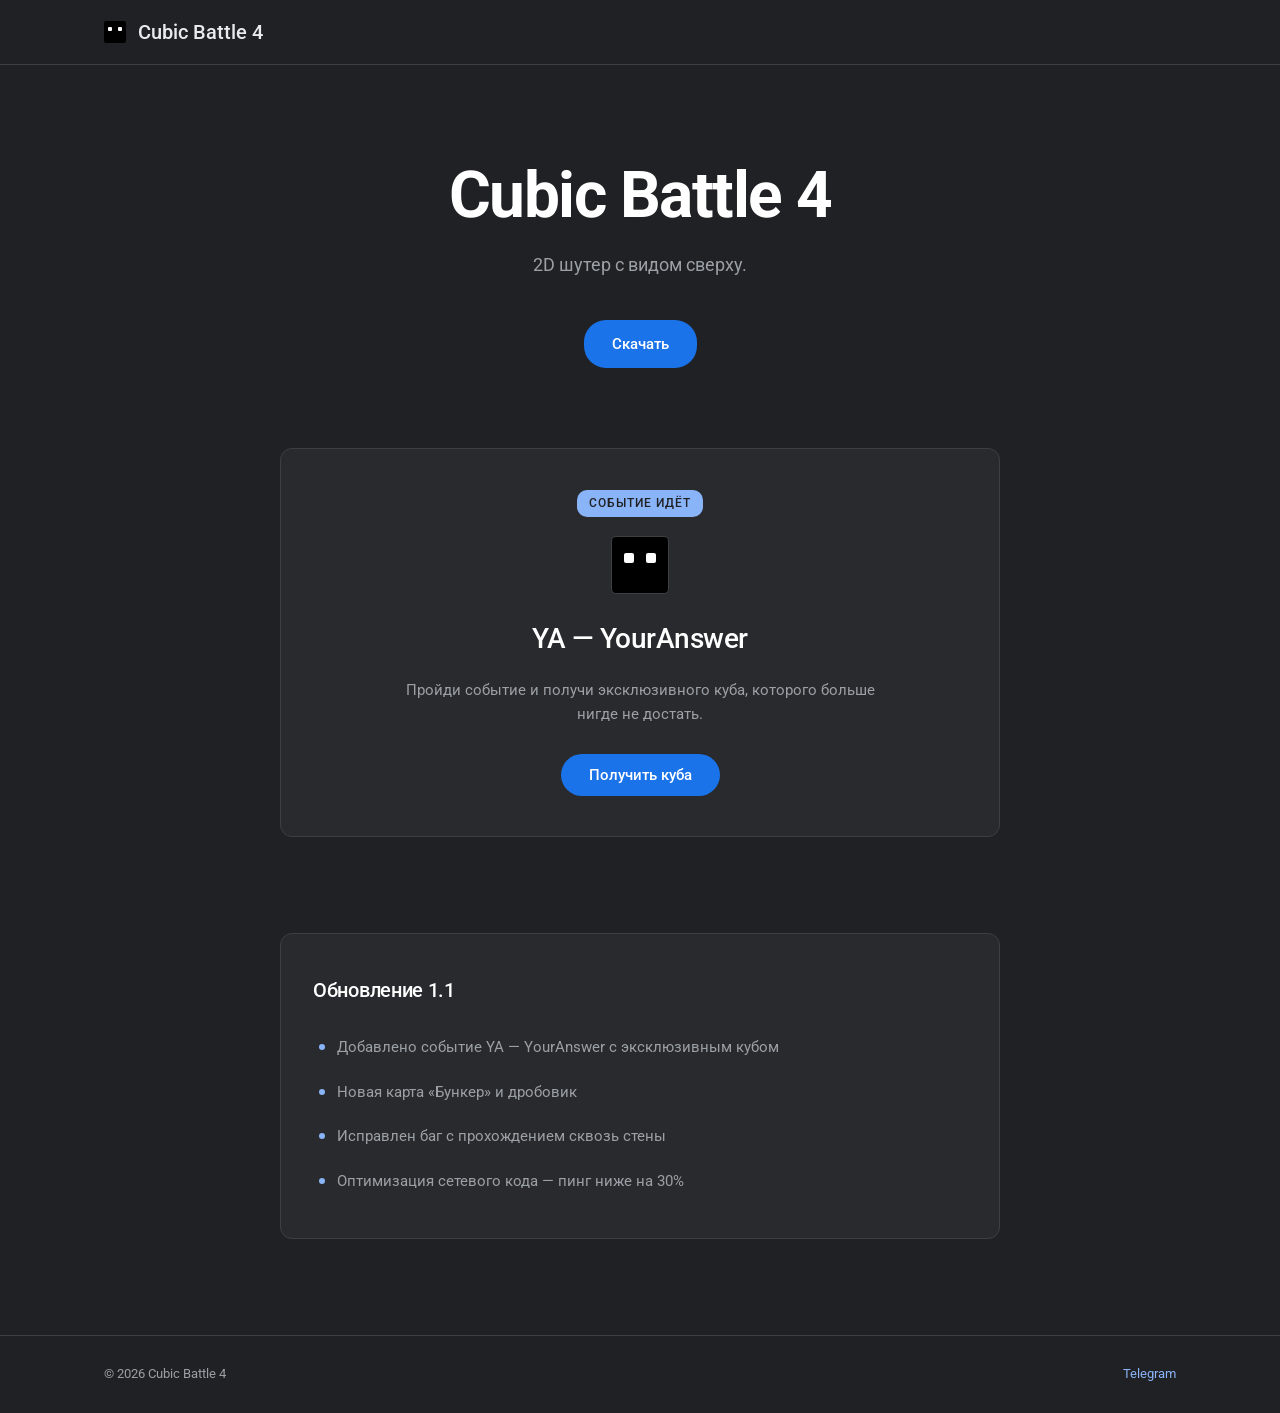
<file: index.html>
<!doctype html>
<html lang="ru">
<head>
  <meta charset="UTF-8" />
  <meta name="viewport" content="width=device-width, initial-scale=1.0" />
  <title>Cubic Battle 4</title>
  <link rel="preconnect" href="https://fonts.googleapis.com" />
  <link rel="preconnect" href="https://fonts.gstatic.com" crossorigin />
  <link href="https://fonts.googleapis.com/css2?family=Roboto:wght@400;500;700&display=swap" rel="stylesheet" />
  <link rel="stylesheet" href="assets/css/base.css" />
  <link rel="stylesheet" href="assets/css/layout.css" />
  <link rel="stylesheet" href="assets/css/components.css" />
  <link rel="stylesheet" href="assets/css/responsive.css" />
  <script src="assets/js/event-quiz.js?v=4" defer></script>
</head>
<body>

  <header>
    <div class="head-inner">
      <div class="logo">
        <span class="cube"></span>
        Cubic Battle 4
      </div>
    </div>
  </header>

  <div class="hero">
    <h1>Cubic Battle 4</h1>
    <p>2D шутер с видом сверху.</p>
    <a href="#" class="btn">Скачать</a>
  </div>

  <div class="event">
    <div class="event-card">
      <span class="event-label">Событие идёт</span>
      <div class="cube-exclusive"></div>
      <h2>YA — YourAnswer</h2>
      <p>Пройди событие и получи эксклюзивного куба, которого больше нигде не достать.</p>
      <button class="btn" id="btn-open-event" type="button">Получить куба</button>
    </div>
  </div>

  <!-- ТЕКУЩЕЕ ОБНОВЛЕНИЕ -->
  <div class="update-section">
    <div class="update-card">
      <div class="update-title">Обновление 1.1</div>
      <ul class="update-list">
        <li>Добавлено событие YA — YourAnswer с эксклюзивным кубом</li>
        <li>Новая карта «Бункер» и дробовик</li>
        <li>Исправлен баг с прохождением сквозь стены</li>
        <li>Оптимизация сетевого кода — пинг ниже на 30%</li>
      </ul>
    </div>
  </div>

  <footer>
    <div class="foot-inner">
      <div>© 2026 Cubic Battle 4</div>
      <div><a href="#">Telegram</a></div>
    </div>
  </footer>

  <div class="modal-overlay" id="modal">
    <div class="modal">

      <button class="modal-close" id="modal-close" type="button" aria-label="Закрыть">×</button>

      <!-- ЭКРАН 1: ФОРМА -->
      <div id="step-form">
        <div class="cube-big"></div>
        <h1>Получить куба</h1>
        <p class="sub">Введи свой ник в игре, чтобы получить эксклюзивного куба.</p>

        <div class="form">
          <label class="field-label" for="nick">Ник в игре</label>
          <input
            type="text"
            id="nick"
            placeholder="Например: CubikMaster"
            maxlength="20"
            autocomplete="off"
          >
          <div class="nick-error" id="nick-error">Введи ник</div>
          <div class="captcha-section" id="captcha-section">
            <div
              id="recaptcha-widget"
              class="recaptcha-widget"
              data-sitekey="6LdasOMtAAAAAMDIKuk21_AGDxWpwk6IMgB50Rll"
              aria-label="Проверка reCAPTCHA"
            ></div>
            <div class="captcha-message" id="captcha-message" role="status" aria-live="polite"></div>
            <p class="captcha-note">
              Защиту выполняет reCAPTCHA. Действуют
              <a href="https://policies.google.com/privacy" target="_blank" rel="noopener noreferrer">Политика конфиденциальности</a>
              и <a href="https://policies.google.com/terms" target="_blank" rel="noopener noreferrer">Условия использования</a> Google.
            </p>
          </div>
          <button type="button" class="btn full" id="btn-start">Продолжить</button>
        </div>
      </div>

      <!-- ЭКРАН 2: ОПРОС -->
      <div id="step-survey" style="display:none;">
        <div class="timer-bar">
          <span class="timer-label">Осталось времени</span>
          <span class="timer-value" id="timer-value">40</span>
        </div>
        <div class="progress-bar"><div class="progress-fill" id="progress-fill"></div></div>
        <div class="question" id="question-block">
          <div class="question-counter" id="question-counter">Вопрос 1 из 7</div>
          <div class="question-text" id="question-text">—</div>
          <div class="options" id="options"></div>
          <div class="feedback" id="feedback"></div>
        </div>
        <div class="nav-buttons">
          <button type="button" class="btn full" id="btn-next" disabled>Далее</button>
        </div>
      </div>

      <!-- ЭКРАН 2b: ВРЕМЯ ВЫШЛО -->
      <div id="step-timeout" class="timeout-block" style="display:none;">
        <div class="timeout-icon">!</div>
        <h2>Время вышло</h2>
        <p>Не успел ответить за 40 секунд. Попробуй ещё раз.</p>
        <button type="button" class="btn full" id="btn-timeout-retry">Попробовать снова</button>
      </div>

      <!-- ЭКРАН 3: РЕЗУЛЬТАТ -->
      <div id="step-survey-result" style="display:none;">
        <div class="survey-result" id="survey-result-block">
          <div class="cube-big"></div>
          <h2 id="survey-result-title">Результат</h2>
          <div class="score" id="survey-score">0/7</div>
          <div class="score-label" id="survey-score-label">правильных ответов</div>
          <p id="survey-result-text" style="font-size:15px; color:var(--text-soft); margin-bottom:24px;">—</p>
          <button type="button" class="btn full" id="survey-result-btn">Продолжить</button>
        </div>
      </div>

      <!-- ЭКРАН 4: УСПЕХ -->
      <div class="success-block" id="step-success">
        <div class="check-big">✓</div>
        <h2>Куб получен</h2>
        <p>Куб выдан на ник:</p>
        <div class="nick-shown" id="nick-shown">—</div>
        <p style="font-size:13px; margin-bottom:20px;">Зайди в игру — куб уже в твоём инвентаре.</p>
        <button class="btn full" id="btn-close-success" type="button">Закрыть</button>
      </div>

    </div>
  </div>

</body>
</html>
</file>
<file: assets/css/base.css>
/* Design tokens and shared browser defaults. */
* { margin: 0; padding: 0; box-sizing: border-box; }

:root {
  --blue: #8ab4f8;
  --blue-solid: #1a73e8;
  --text: #e8eaed;
  --text-soft: #9aa0a6;
  --line: #3c4043;
  --bg: #202124;
  --bg-card: #292a2d;
  --red: #f28b82;
  --green: #81c995;
  --green-bg: rgba(129,201,149,0.12);
  --red-bg: rgba(242,139,130,0.12);
}

body {
  font-family: 'Roboto', -apple-system, BlinkMacSystemFont, 'Segoe UI', sans-serif;
  color: var(--text);
  background: var(--bg);
  line-height: 1.6;
  -webkit-font-smoothing: antialiased;
}

body, .btn, .logo, h1, h2, label {
  -webkit-user-select: none;
  -moz-user-select: none;
  -ms-user-select: none;
  user-select: none;
}

input[type="text"] { -webkit-user-select: text; user-select: text; }

a { color: var(--blue); text-decoration: none; }
a:hover { text-decoration: underline; }
</file>
<file: assets/css/layout.css>
/* Page structure and section spacing. */
header {
  position: sticky;
  top: 0;
  background: #202124;
  border-bottom: 1px solid var(--line);
  z-index: 100;
}

.head-inner {
  max-width: 1120px;
  margin: 0 auto;
  padding: 0 24px;
  height: 64px;
  display: flex;
  align-items: center;
}

.logo {
  display: flex;
  align-items: center;
  gap: 12px;
  font-size: 20px;
  font-weight: 500;
  color: var(--text);
  cursor: default;
}

.cube {
  width: 22px;
  height: 22px;
  background: #000;
  border-radius: 2px;
  position: relative;
  flex-shrink: 0;
}
.cube::before,
.cube::after {
  content: '';
  position: absolute;
  width: 4px;
  height: 4px;
  background: #fff;
  top: 6px;
  border-radius: 1px;
}
.cube::before { left: 4px; }
.cube::after { right: 4px; }

.hero {
  max-width: 1120px;
  margin: 0 auto;
  padding: 96px 24px 80px;
  text-align: center;
}
.hero h1 {
  font-size: clamp(40px, 7vw, 64px);
  font-weight: 700;
  letter-spacing: -1.5px;
  line-height: 1.1;
  margin-bottom: 20px;
  color: #fff;
}
.hero p {
  font-size: 18px;
  color: var(--text-soft);
  max-width: 560px;
  margin: 0 auto 40px;
}

.event {
  max-width: 1120px;
  margin: 0 auto;
  padding: 0 24px 96px;
}

.update-section {
  max-width: 1120px;
  margin: 0 auto;
  padding: 0 24px 96px;
}

footer {
  border-top: 1px solid var(--line);
}
.foot-inner {
  max-width: 1120px;
  margin: 0 auto;
  padding: 28px 24px;
  display: flex;
  justify-content: space-between;
  align-items: center;
  flex-wrap: wrap;
  gap: 16px;
  font-size: 13px;
  color: var(--text-soft);
}
</file>
<file: assets/css/components.css>
/* Reusable interface components: buttons, cards, modal and quiz. */
.btn {
  display: inline-block;
  padding: 12px 28px;
  background: var(--blue-solid);
  color: #fff;
  font-size: 15px;
  font-weight: 500;
  border-radius: 22px;
  border: none;
  cursor: pointer;
  font-family: inherit;
  outline: none;
  -webkit-tap-highlight-color: transparent;
  appearance: none;
  box-shadow: none;
  transition: none;
}
.btn:hover,
.btn:active,
.btn:focus,
.btn:focus-visible {
  background: var(--blue-solid);
  color: #fff;
  outline: none;
  box-shadow: none;
  border: none;
  text-decoration: none;
}
.btn.full { width: 100%; padding: 14px; }
.btn:disabled {
  background: #3c4043;
  color: #80868b;
  cursor: not-allowed;
}

.event-card {
  background: var(--bg-card);
  border: 1px solid var(--line);
  border-radius: 12px;
  padding: 40px 32px;
  text-align: center;
  max-width: 720px;
  margin: 0 auto;
}
.event-label {
  display: inline-block;
  font-size: 12px;
  font-weight: 500;
  letter-spacing: 1px;
  text-transform: uppercase;
  color: #202124;
  background: var(--blue);
  padding: 4px 12px;
  border-radius: 10px;
  margin-bottom: 20px;
}
.event-card h2 {
  font-size: 28px;
  font-weight: 500;
  letter-spacing: -0.5px;
  color: #fff;
  margin-bottom: 16px;
}
.event-card p {
  font-size: 15px;
  color: var(--text-soft);
  max-width: 480px;
  margin: 0 auto 28px;
}
.cube-exclusive {
  width: 56px;
  height: 56px;
  background: #000;
  border-radius: 4px;
  position: relative;
  margin: 0 auto 24px;
  box-shadow: 0 0 0 1px var(--line);
}
.cube-exclusive::before,
.cube-exclusive::after {
  content: '';
  position: absolute;
  width: 10px;
  height: 10px;
  background: #fff;
  top: 16px;
  border-radius: 2px;
}
.cube-exclusive::before { left: 12px; }
.cube-exclusive::after { right: 12px; }

.update-card {
  background: var(--bg-card);
  border: 1px solid var(--line);
  border-radius: 12px;
  padding: 40px 32px;
  max-width: 720px;
  margin: 0 auto;
}
.update-title {
  font-size: 20px;
  font-weight: 500;
  color: #fff;
  letter-spacing: -0.3px;
  margin-bottom: 24px;
}
.update-list {
  list-style: none;
  display: flex;
  flex-direction: column;
  gap: 10px;
}
.update-list li {
  position: relative;
  padding: 6px 0 6px 24px;
  font-size: 15px;
  color: var(--text-soft);
  line-height: 1.5;
}
.update-list li::before {
  content: '';
  position: absolute;
  left: 6px;
  top: 14px;
  width: 6px;
  height: 6px;
  background: var(--blue);
  border-radius: 50%;
}

.modal-overlay {
  display: none;
  position: fixed;
  inset: 0;
  background: rgba(0,0,0,0.6);
  z-index: 1000;
  padding: 20px;
  overflow-y: auto;
}
.modal-overlay.show {
  display: flex;
  align-items: flex-start;
  justify-content: center;
}
.modal {
  background: var(--bg-card);
  border: 1px solid var(--line);
  border-radius: 12px;
  padding: 40px 32px;
  text-align: center;
  width: 100%;
  max-width: 560px;
  position: relative;
  margin: auto;
  animation: modalIn 0.18s ease-out;
}
@keyframes modalIn {
  from { opacity: 0; transform: scale(0.96); }
  to   { opacity: 1; transform: scale(1); }
}

.modal-close {
  display: none;
  position: absolute;
  top: 14px;
  right: 16px;
  width: 32px;
  height: 32px;
  background: transparent;
  border: none;
  color: var(--text-soft);
  font-size: 22px;
  cursor: pointer;
  border-radius: 50%;
  line-height: 1;
  align-items: center;
  justify-content: center;
  font-family: inherit;
  outline: none;
  -webkit-tap-highlight-color: transparent;
  z-index: 10;
}
.modal-close.show {
  display: flex;
}

.cube-big {
  width: 72px;
  height: 72px;
  background: #000;
  border-radius: 4px;
  position: relative;
  margin: 0 auto 24px;
}
.cube-big::before,
.cube-big::after {
  content: '';
  position: absolute;
  width: 14px;
  height: 14px;
  background: #fff;
  top: 20px;
  border-radius: 2px;
}
.cube-big::before { left: 16px; }
.cube-big::after { right: 16px; }

.modal h1 {
  font-size: 24px;
  font-weight: 500;
  letter-spacing: -0.5px;
  color: #fff;
  margin-bottom: 10px;
}
.modal .sub {
  font-size: 14px;
  color: var(--text-soft);
  margin-bottom: 28px;
}

.form { text-align: left; }
.form label.field-label {
  display: block;
  font-size: 13px;
  font-weight: 500;
  color: var(--text-soft);
  margin-bottom: 8px;
}
.form input[type="text"] {
  width: 100%;
  padding: 14px 16px;
  background: #202124;
  border: 1px solid var(--line);
  border-radius: 8px;
  color: var(--text);
  font-size: 15px;
  font-family: inherit;
  outline: none;
  margin-bottom: 8px;
}
.form input[type="text"]::placeholder { color: #5f6368; }

.nick-error {
  display: none;
  font-size: 13px;
  color: var(--red);
  margin-bottom: 12px;
  text-align: left;
}
.nick-error.show { display: block; }

.timer-bar {
  display: flex;
  align-items: center;
  justify-content: space-between;
  gap: 12px;
  margin-bottom: 16px;
  padding: 10px 14px;
  background: #202124;
  border: 1px solid var(--line);
  border-radius: 8px;
}
.timer-label {
  font-size: 13px;
  color: var(--text-soft);
  letter-spacing: 0.3px;
}
.timer-value {
  font-size: 16px;
  font-weight: 700;
  color: var(--blue);
  font-variant-numeric: tabular-nums;
  min-width: 34px;
  text-align: right;
}
.timer-value.warning {
  color: var(--red);
}

.timeout-block { display: none; text-align: center; }
.timeout-block.show { display: block; }

.timeout-icon {
  width: 64px;
  height: 64px;
  border-radius: 50%;
  background: var(--red-bg);
  color: var(--red);
  font-size: 32px;
  font-weight: 700;
  display: flex;
  align-items: center;
  justify-content: center;
  margin: 0 auto 20px;
  border: 2px solid var(--red);
}
.timeout-block h2 {
  font-size: 22px;
  font-weight: 500;
  color: #fff;
  margin-bottom: 10px;
}
.timeout-block p {
  font-size: 15px;
  color: var(--text-soft);
  margin-bottom: 24px;
}

.progress-bar {
  width: 100%;
  height: 4px;
  background: #202124;
  border-radius: 2px;
  margin-bottom: 20px;
  overflow: hidden;
}
.progress-fill {
  height: 100%;
  background: var(--blue);
  width: 0%;
  transition: width 0.3s;
}

.question {
  text-align: left;
  margin-bottom: 24px;
}
.question-counter {
  font-size: 12px;
  color: var(--text-soft);
  margin-bottom: 8px;
  letter-spacing: 0.5px;
  text-transform: uppercase;
}
.question-text {
  font-size: 17px;
  color: #fff;
  margin-bottom: 18px;
  line-height: 1.4;
  font-weight: 500;
}

.options {
  display: flex;
  flex-direction: column;
  gap: 10px;
}
.option {
  display: flex;
  align-items: center;
  gap: 12px;
  padding: 14px 16px;
  background: #202124;
  border: 1px solid var(--line);
  border-radius: 8px;
  cursor: pointer;
  font-size: 15px;
  color: var(--text);
  -webkit-tap-highlight-color: transparent;
  transition: background 0.15s, border-color 0.15s;
}
.option .mark {
  width: 20px;
  height: 20px;
  border: 2px solid #5f6368;
  border-radius: 50%;
  flex-shrink: 0;
  display: flex;
  align-items: center;
  justify-content: center;
  font-size: 13px;
  font-weight: 700;
  line-height: 1;
}
.option.selected {
  border-color: var(--blue);
  background: rgba(26,115,232,0.08);
}
.option.selected .mark {
  border-color: var(--blue);
  color: var(--blue);
}
.option.correct {
  border-color: var(--green);
  background: var(--green-bg);
  color: var(--green);
  cursor: default;
}
.option.correct .mark {
  border-color: var(--green);
  color: var(--green);
}
.option.wrong {
  border-color: var(--red);
  background: var(--red-bg);
  color: var(--red);
  cursor: default;
}
.option.wrong .mark {
  border-color: var(--red);
  color: var(--red);
}
.option.disabled {
  cursor: default;
  pointer-events: none;
}

.feedback {
  display: none;
  margin-top: 14px;
  padding: 12px 16px;
  border-radius: 8px;
  font-size: 14px;
  line-height: 1.5;
  text-align: left;
}
.feedback.show { display: block; }
.feedback.ok {
  background: var(--green-bg);
  color: var(--green);
  border: 1px solid rgba(129,201,149,0.4);
}
.feedback.bad {
  background: var(--red-bg);
  color: var(--red);
  border: 1px solid rgba(242,139,130,0.4);
}

.nav-buttons {
  display: flex;
  gap: 10px;
  margin-top: 24px;
}
.nav-buttons .btn {
  flex: 1;
}

.survey-result {
  text-align: center;
}
.captcha-section {
  margin: 0 0 20px;
}
.recaptcha-widget {
  display: flex;
  justify-content: center;
  min-height: 0;
}
.captcha-message {
  display: none;
  margin-top: 10px;
  color: var(--red);
  font-size: 13px;
  line-height: 1.4;
  text-align: center;
}
.captcha-message.show { display: block; }
.captcha-message.info { color: var(--text-soft); }
.captcha-note {
  max-width: 360px;
  margin: 10px auto 0;
  color: var(--text-soft);
  font-size: 11px;
  line-height: 1.45;
  text-align: center;
}
.captcha-note a { text-decoration: underline; }
.survey-result .score {
  font-size: 48px;
  font-weight: 700;
  color: var(--blue);
  line-height: 1;
  margin: 20px 0 10px;
}
.survey-result .score-label {
  font-size: 14px;
  color: var(--text-soft);
  margin-bottom: 24px;
}
.survey-result.failed .score { color: var(--red); }

.success-block { display: none; }
.success-block.show { display: block; }

.check-big {
  width: 56px;
  height: 56px;
  border-radius: 50%;
  background: var(--blue);
  color: #202124;
  font-size: 28px;
  font-weight: 700;
  display: flex;
  align-items: center;
  justify-content: center;
  margin: 0 auto 20px;
}
.success-block h2 {
  font-size: 22px;
  font-weight: 500;
  color: #fff;
  margin-bottom: 10px;
}
.success-block p {
  font-size: 15px;
  color: var(--text-soft);
  margin-bottom: 20px;
}
.nick-shown {
  display: inline-block;
  padding: 8px 18px;
  background: #202124;
  border: 1px solid var(--line);
  border-radius: 8px;
  font-size: 15px;
  color: var(--text);
  margin-bottom: 24px;
  font-weight: 500;
}
</file>
<file: assets/css/responsive.css>
/* Small-screen adjustments. */
@media (max-width: 640px) {
  .head-inner { height: auto; padding: 12px 16px; }
  .logo { font-size: 17px; }
  .hero { padding: 56px 20px 48px; }
  .event { padding: 0 20px 64px; }
  .event-card { padding: 32px 24px; }
  .update-section { padding: 0 20px 64px; }
  .update-card { padding: 28px 20px; }
  .modal { padding: 32px 20px; }
}
</file>
